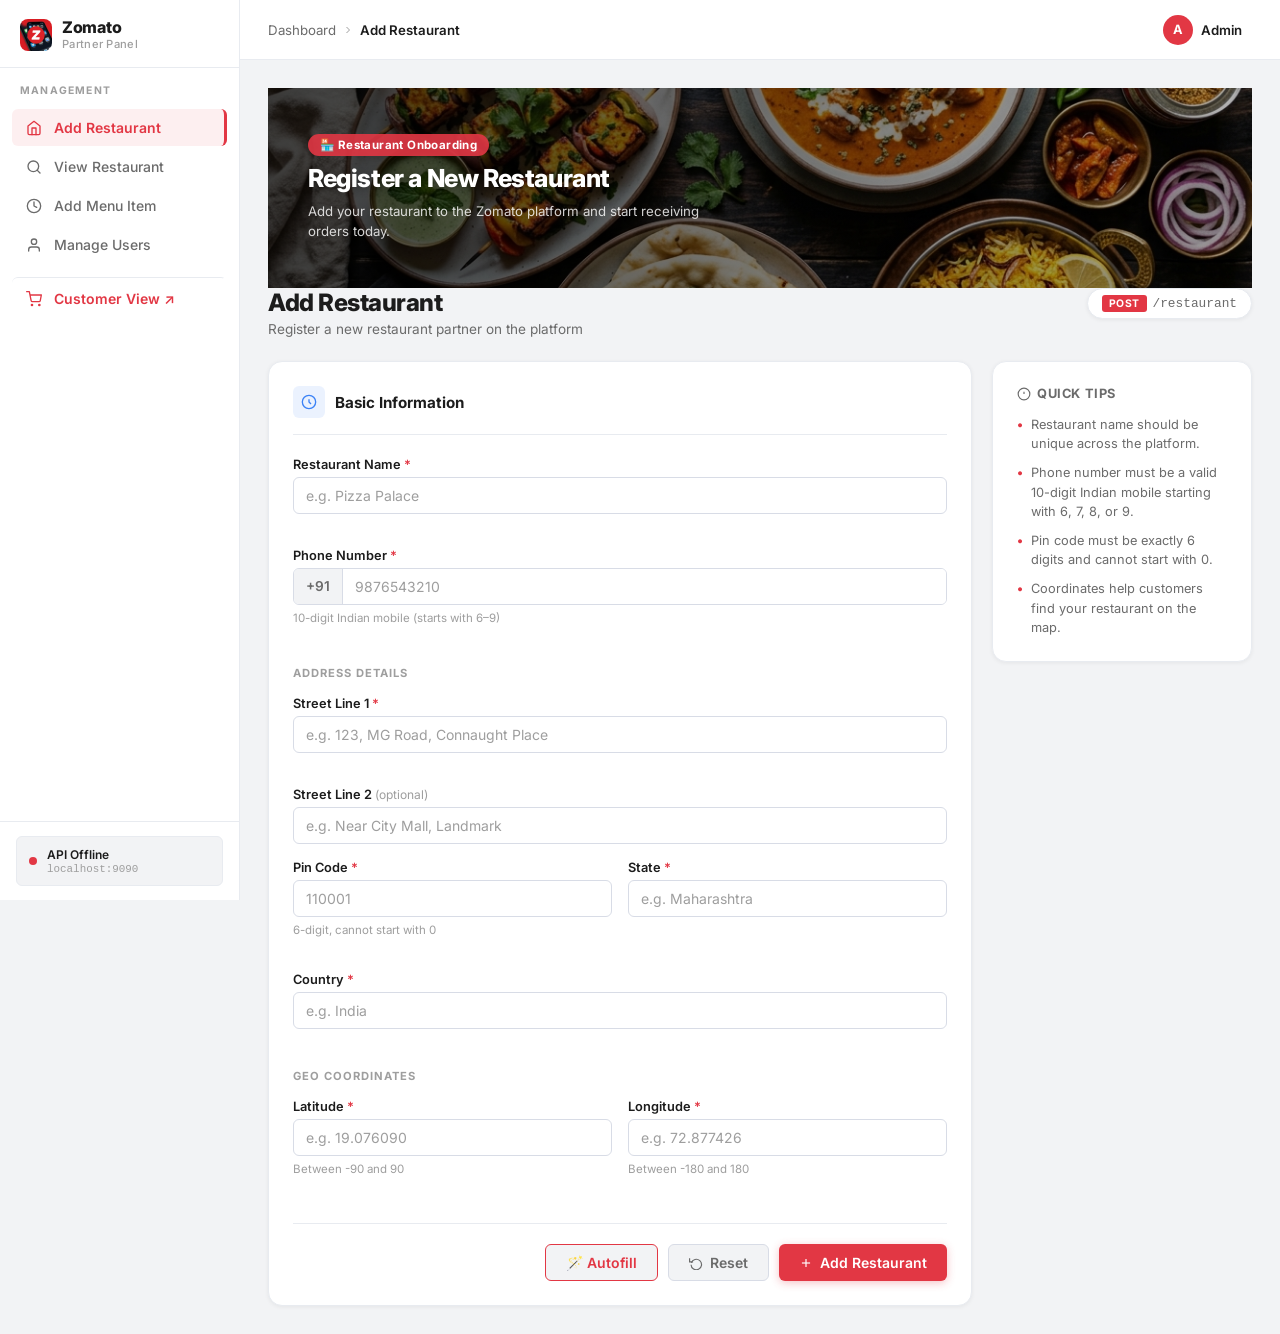
<file: frontend/index.html>
<!DOCTYPE html>
<html lang="en">
<head>
  <meta charset="UTF-8" />
  <meta name="viewport" content="width=device-width, initial-scale=1.0" />
  <title>Zomato Partner Panel</title>
  <meta name="description" content="Zomato Partner Admin Panel — Manage restaurants and menu items." />
  <link rel="preconnect" href="https://fonts.googleapis.com" />
  <link rel="preconnect" href="https://fonts.gstatic.com" crossorigin />
  <link href="https://fonts.googleapis.com/css2?family=Inter:wght@300;400;500;600;700;800&display=swap" rel="stylesheet" />
  <link rel="stylesheet" href="style.css" />
</head>
<body>

  <!-- SIDEBAR -->
  <aside class="sidebar" id="sidebar">
    <div class="sidebar-logo">
      <div class="logo-mark">
        <img src="logo.png" alt="Zomato Logo" class="logo-img" />
      </div>
      <div>
        <div class="logo-text">Zomato</div>
        <div class="logo-sub">Partner Panel</div>
      </div>
    </div>

    <div class="sidebar-section-label">Management</div>
    <nav class="sidebar-nav">
      <button class="nav-item active" id="nav-restaurant" onclick="showPage('restaurant')">
        <span class="nav-icon">
          <svg width="16" height="16" viewBox="0 0 24 24" fill="none" stroke="currentColor" stroke-width="2" stroke-linecap="round" stroke-linejoin="round"><path d="M3 9l9-7 9 7v11a2 2 0 0 1-2 2H5a2 2 0 0 1-2-2z"/><polyline points="9 22 9 12 15 12 15 22"/></svg>
        </span>
        <span>Add Restaurant</span>
      </button>
      <button class="nav-item" id="nav-viewrestaurant" onclick="showPage('viewrestaurant')">
        <span class="nav-icon">
          <svg width="16" height="16" viewBox="0 0 24 24" fill="none" stroke="currentColor" stroke-width="2" stroke-linecap="round" stroke-linejoin="round"><circle cx="11" cy="11" r="8"/><line x1="21" y1="21" x2="16.65" y2="16.65"/></svg>
        </span>
        <span>View Restaurant</span>
      </button>
      <button class="nav-item" id="nav-menuitem" onclick="showPage('menuitem')">
        <span class="nav-icon">
          <svg width="16" height="16" viewBox="0 0 24 24" fill="none" stroke="currentColor" stroke-width="2" stroke-linecap="round" stroke-linejoin="round"><path d="M12 2a10 10 0 1 0 0 20 10 10 0 0 0 0-20z"/><path d="M12 6v6l4 2"/></svg>
        </span>
        <span>Add Menu Item</span>
      </button>
      <button class="nav-item" id="nav-user" onclick="showPage('user')">
        <span class="nav-icon">
          <svg width="16" height="16" viewBox="0 0 24 24" fill="none" stroke="currentColor" stroke-width="2" stroke-linecap="round" stroke-linejoin="round"><path d="M20 21v-2a4 4 0 0 0-4-4H8a4 4 0 0 0-4 4v2"/><circle cx="12" cy="7" r="4"/></svg>
        </span>
        <span>Manage Users</span>
      </button>
      <a class="nav-item" href="consumer.html" style="text-decoration:none; margin-top:12px; border-top:1px solid var(--border); padding-top:12px; color:var(--brand); font-weight:600;">
        <span class="nav-icon">
          <svg width="16" height="16" viewBox="0 0 24 24" fill="none" stroke="currentColor" stroke-width="2" stroke-linecap="round" stroke-linejoin="round"><circle cx="9" cy="21" r="1"/><circle cx="20" cy="21" r="1"/><path d="M1 1h4l2.68 13.39a2 2 0 0 0 2 1.61h9.72a2 2 0 0 0 2-1.61L23 6H6"/></svg>
        </span>
        <span>Customer View ↗</span>
      </a>
    </nav>

    <div class="sidebar-footer">
      <div class="api-status-card" id="api-status">
        <span class="status-dot" id="status-dot"></span>
        <div class="status-info">
          <span class="status-label" id="api-status-text">Checking API…</span>
          <span class="status-url">localhost:9090</span>
        </div>
      </div>
    </div>
  </aside>

  <!-- MAIN -->
  <main class="main-content">

    <!-- TOPBAR -->
    <header class="topbar">
      <div class="topbar-left">
        <button class="menu-toggle" id="menu-toggle" onclick="toggleSidebar()" aria-label="Toggle sidebar">
          <svg width="20" height="20" viewBox="0 0 24 24" fill="none" stroke="currentColor" stroke-width="2"><line x1="3" y1="6" x2="21" y2="6"/><line x1="3" y1="12" x2="21" y2="12"/><line x1="3" y1="18" x2="21" y2="18"/></svg>
        </button>
        <div class="breadcrumb" id="breadcrumb">
          <span class="bc-home">Dashboard</span>
          <span class="bc-sep">
            <svg width="12" height="12" viewBox="0 0 24 24" fill="none" stroke="currentColor" stroke-width="2"><polyline points="9 18 15 12 9 6"/></svg>
          </span>
          <span id="bc-current">Add Restaurant</span>
        </div>
      </div>
      <div class="topbar-right">
        <div class="topbar-user">
          <div class="user-avatar">A</div>
          <span class="user-name">Admin</span>
        </div>
      </div>
    </header>

    <!-- PAGE: ADD RESTAURANT -->
    <section class="page active" id="page-restaurant">

      <!-- Food Banner Hero -->
      <div class="food-hero">
        <img src="food-banner.png" alt="Food" class="food-hero-img" />
        <div class="food-hero-overlay">
          <div class="food-hero-content">
            <span class="hero-badge">🏪 Restaurant Onboarding</span>
            <h2 class="hero-title">Register a New Restaurant</h2>
            <p class="hero-desc">Add your restaurant to the Zomato platform and start receiving orders today.</p>
          </div>
        </div>
      </div>

      <div class="page-header">
        <div class="page-title-row">
          <div>
            <h1 class="page-title">Add Restaurant</h1>
            <p class="page-subtitle">Register a new restaurant partner on the platform</p>
          </div>
          <div class="endpoint-badge">
            <span class="method-badge">POST</span>
            <code>/restaurant</code>
          </div>
        </div>
      </div>

      <div class="form-wrapper">
        <div class="form-layout">

          <!-- LEFT COLUMN -->
          <div class="form-main">
            <div class="card">
              <div class="card-header">
                <div class="card-icon card-icon--blue">
                  <svg width="16" height="16" viewBox="0 0 24 24" fill="none" stroke="currentColor" stroke-width="2"><circle cx="12" cy="12" r="10"/><path d="M12 8v4l3 3"/></svg>
                </div>
                <h2 class="card-title">Basic Information</h2>
              </div>
              <form id="form-restaurant" novalidate>
                <div class="form-grid">
                  <div class="form-group col-full">
                    <label for="r-name">Restaurant Name <span class="req">*</span></label>
                    <input type="text" id="r-name" placeholder="e.g. Pizza Palace" autocomplete="off" />
                    <span class="field-error" id="err-r-name"></span>
                  </div>
                  <div class="form-group col-full">
                    <label for="r-phone">Phone Number <span class="req">*</span></label>
                    <div class="input-with-prefix">
                      <span class="input-prefix">+91</span>
                      <input type="text" id="r-phone" placeholder="9876543210" maxlength="10" autocomplete="off" />
                    </div>
                    <span class="field-hint">10-digit Indian mobile (starts with 6–9)</span>
                    <span class="field-error" id="err-r-phone"></span>
                  </div>
                </div>

                <div class="section-divider">
                  <span>Address Details</span>
                </div>
                <div class="form-grid">
                  <div class="form-group col-full">
                    <label for="r-street1">Street Line 1 <span class="req">*</span></label>
                    <input type="text" id="r-street1" placeholder="e.g. 123, MG Road, Connaught Place" autocomplete="off" />
                    <span class="field-error" id="err-r-street1"></span>
                  </div>
                  <div class="form-group col-full">
                    <label for="r-street2">Street Line 2 <span class="optional">(optional)</span></label>
                    <input type="text" id="r-street2" placeholder="e.g. Near City Mall, Landmark" autocomplete="off" />
                  </div>
                  <div class="form-group">
                    <label for="r-pincode">Pin Code <span class="req">*</span></label>
                    <input type="text" id="r-pincode" placeholder="110001" maxlength="6" autocomplete="off" />
                    <span class="field-hint">6-digit, cannot start with 0</span>
                    <span class="field-error" id="err-r-pincode"></span>
                  </div>
                  <div class="form-group">
                    <label for="r-state">State <span class="req">*</span></label>
                    <input type="text" id="r-state" placeholder="e.g. Maharashtra" autocomplete="off" />
                    <span class="field-error" id="err-r-state"></span>
                  </div>
                  <div class="form-group col-full">
                    <label for="r-country">Country <span class="req">*</span></label>
                    <input type="text" id="r-country" placeholder="e.g. India" autocomplete="off" />
                    <span class="field-error" id="err-r-country"></span>
                  </div>
                </div>

                <div class="section-divider">
                  <span>Geo Coordinates</span>
                </div>
                <div class="form-grid">
                  <div class="form-group">
                    <label for="r-lat">Latitude <span class="req">*</span></label>
                    <input type="number" id="r-lat" placeholder="e.g. 19.076090" step="any" autocomplete="off" />
                    <span class="field-hint">Between -90 and 90</span>
                    <span class="field-error" id="err-r-lat"></span>
                  </div>
                  <div class="form-group">
                    <label for="r-lng">Longitude <span class="req">*</span></label>
                    <input type="number" id="r-lng" placeholder="e.g. 72.877426" step="any" autocomplete="off" />
                    <span class="field-hint">Between -180 and 180</span>
                    <span class="field-error" id="err-r-lng"></span>
                  </div>
                </div>

                <div class="form-actions">
                  <button type="button" class="btn-secondary" onclick="autofillData('restaurant')" style="color:var(--brand); border-color:var(--brand);">
                    🪄 Autofill
                  </button>
                  <button type="button" class="btn-secondary" onclick="resetForm('form-restaurant')">
                    <svg width="14" height="14" viewBox="0 0 24 24" fill="none" stroke="currentColor" stroke-width="2"><polyline points="1 4 1 10 7 10"/><path d="M3.51 15a9 9 0 1 0 .49-3.31"/></svg>
                    Reset
                  </button>
                  <button type="submit" class="btn-primary" id="btn-restaurant-submit">
                    <svg width="14" height="14" viewBox="0 0 24 24" fill="none" stroke="currentColor" stroke-width="2"><line x1="12" y1="5" x2="12" y2="19"/><line x1="5" y1="12" x2="19" y2="12"/></svg>
                    <span class="btn-label">Add Restaurant</span>
                    <span class="btn-spinner hidden" id="spinner-restaurant"></span>
                  </button>
                </div>
              </form>
            </div>
          </div>

          <!-- RIGHT SIDEBAR CARD -->
          <div class="form-aside">
            <div class="card tips-card">
              <h3 class="tips-title">
                <svg width="14" height="14" viewBox="0 0 24 24" fill="none" stroke="currentColor" stroke-width="2"><circle cx="12" cy="12" r="10"/><line x1="12" y1="8" x2="12" y2="12"/><line x1="12" y1="16" x2="12.01" y2="16"/></svg>
                Quick Tips
              </h3>
              <ul class="tips-list">
                <li>Restaurant name should be unique across the platform.</li>
                <li>Phone number must be a valid 10-digit Indian mobile starting with 6, 7, 8, or 9.</li>
                <li>Pin code must be exactly 6 digits and cannot start with 0.</li>
                <li>Coordinates help customers find your restaurant on the map.</li>
              </ul>
            </div>
          </div>

        </div>
      </div>
    </section>

    <!-- PAGE: VIEW RESTAURANT -->
    <section class="page" id="page-viewrestaurant">
      <!-- Food Banner Hero -->
      <div class="food-hero">
        <img src="food-banner.png" alt="Food" class="food-hero-img" />
        <div class="food-hero-overlay">
          <div class="food-hero-content">
            <span class="hero-badge">🔍 View Dashboard</span>
            <h2 class="hero-title">View Restaurant Details</h2>
            <p class="hero-desc">Search for a restaurant by ID to view its details and add menu items.</p>
          </div>
        </div>
      </div>

      <div class="page-header">
        <div class="page-title-row">
          <div>
            <h1 class="page-title">Restaurant Details</h1>
            <p class="page-subtitle">Fetch restaurant and menu data</p>
          </div>
          <div class="endpoint-badge">
            <span class="method-badge" style="background: var(--green);">GET</span>
            <code>/restaurant/{id}</code>
          </div>
        </div>
      </div>

      <div class="form-wrapper">
        <div class="form-layout">
          <!-- LEFT COLUMN -->
          <div class="form-main">
            
            <!-- Search Card (Unchanged) -->
            <div class="card" style="margin-bottom: 24px;">
              <div class="card-header" style="margin-bottom: 16px; padding-bottom: 0; border-bottom: none;">
                <h2 class="card-title">Search Restaurant</h2>
              </div>
              <form id="form-search-restaurant" novalidate style="display: flex; gap: 12px; align-items: flex-end;">
                <div class="form-group" style="flex: 1;">
                  <label for="search-r-id">Restaurant ID</label>
                  <input type="number" id="search-r-id" placeholder="e.g. 1" min="1" required autocomplete="off" />
                </div>
                <button type="submit" class="btn-primary" id="btn-search-restaurant">
                  <span class="btn-label">Search</span>
                  <span class="btn-spinner hidden" id="spinner-search"></span>
                </button>
              </form>
            </div>

            <!-- ALL RESTAURANTS TABLE CARD -->
            <div class="card" id="all-restaurants-card" style="margin-bottom: 24px;">
              <div class="card-header" style="display: flex; justify-content: space-between; align-items: center;">
                <div style="display: flex; align-items: center; gap: 10px;">
                  <div class="card-icon card-icon--red">
                    <svg width="16" height="16" viewBox="0 0 24 24" fill="none" stroke="currentColor" stroke-width="2"><line x1="8" y1="6" x2="21" y2="6"/><line x1="8" y1="12" x2="21" y2="12"/><line x1="8" y1="18" x2="21" y2="18"/><line x1="3" y1="6" x2="3.01" y2="6"/><line x1="3" y1="12" x2="3.01" y2="12"/><line x1="3" y1="18" x2="3.01" y2="18"/></svg>
                  </div>
                  <h2 class="card-title">All Restaurants</h2>
                </div>
                <button type="button" class="btn-secondary" onclick="fetchAllRestaurants()" style="padding: 6px 12px; font-size: 0.75rem;">
                  <svg width="12" height="12" viewBox="0 0 24 24" fill="none" stroke="currentColor" stroke-width="2"><polyline points="23 4 23 10 17 10"/><polyline points="1 20 1 14 7 14"/><path d="M3.51 9a9 9 0 0 1 14.85-3.36L23 10M1 14l4.64 4.36A9 9 0 0 0 20.49 15"/></svg>
                  Refresh
                </button>
              </div>
              
              <div style="overflow-x: auto;">
                <table style="width: 100%; border-collapse: collapse; text-align: left; font-size: 0.85rem;">
                  <thead>
                    <tr style="border-bottom: 2px solid var(--border); color: var(--text-dim); text-transform: uppercase; font-size: 0.7rem;">
                      <th style="padding: 12px 8px;">ID</th>
                      <th style="padding: 12px 8px;">Restaurant Name</th>
                      <th style="padding: 12px 8px;">Phone</th>
                      <th style="padding: 12px 8px;">City/State</th>
                      <th style="padding: 12px 8px; text-align: right;">Action</th>
                    </tr>
                  </thead>
                  <tbody id="restaurants-tbody">
                    <!-- Data injected here -->
                    <tr><td colspan="5" style="text-align: center; padding: 20px; color: var(--text-muted);">Click Refresh to load restaurants (Requires GET /restaurant in backend)</td></tr>
                  </tbody>
                </table>
              </div>
            </div>

            <!-- Details Card (Hidden initially) -->
            <div class="card hidden" id="restaurant-details-card" style="padding: 0; overflow: hidden; border: none; box-shadow: var(--shadow-lg);">
              <div id="zomato-restaurant-header" style="background: linear-gradient(rgba(0,0,0,0.1), rgba(0,0,0,0.7)), url('food-banner.png') center/cover; padding: 40px 24px 24px; color: #fff; position: relative;">
                <div style="display: flex; justify-content: space-between; align-items: flex-end;">
                  <div>
                    <h2 id="display-r-name" style="font-size: 2.2rem; font-weight: 800; margin-bottom: 8px; text-shadow: 0 2px 8px rgba(0,0,0,0.6); letter-spacing: -0.5px;">Restaurant Name</h2>
                    <p id="display-r-location" style="font-size: 0.95rem; opacity: 0.95; margin-bottom: 6px; display: flex; align-items: center; gap: 4px;">
                      <svg width="14" height="14" viewBox="0 0 24 24" fill="none" stroke="currentColor" stroke-width="2"><path d="M21 10c0 7-9 13-9 13s-9-6-9-13a9 9 0 0 1 18 0z"/><circle cx="12" cy="10" r="3"/></svg>
                      Location
                    </p>
                    <p id="display-r-phone" style="font-size: 0.85rem; opacity: 0.85;">Phone</p>
                  </div>
                  <div style="background: #24963F; color: #fff; padding: 8px 12px; border-radius: 8px; font-weight: 800; font-size: 1.15rem; display: flex; align-items: center; gap: 6px; box-shadow: 0 4px 12px rgba(0,0,0,0.3);">
                    4.3 <svg width="14" height="14" viewBox="0 0 24 24" fill="currentColor" stroke="none"><polygon points="12 2 15.09 8.26 22 9.27 17 14.14 18.18 21.02 12 17.77 5.82 21.02 7 14.14 2 9.27 8.91 8.26 12 2"/></svg>
                  </div>
                </div>
              </div>
              
              <div style="padding: 32px 24px; background: #fff;">
                <div style="display: flex; justify-content: space-between; align-items: center; margin-bottom: 24px; border-bottom: 1px solid var(--border); padding-bottom: 16px;">
                  <h3 style="font-size: 1.4rem; font-weight: 700; color: var(--text-primary); display: flex; align-items: center; gap: 8px;">
                    Order Online <span style="font-size: 0.85rem; font-weight: 500; color: var(--text-dim); background: var(--bg-base); padding: 2px 8px; border-radius: 12px;" id="display-m-count">0 items</span>
                  </h3>
                  <div style="font-size: 0.85rem; color: var(--text-muted); background: var(--bg-base); padding: 6px 12px; border-radius: 20px; display: flex; align-items: center; gap: 6px; font-weight: 500;">
                    <svg width="14" height="14" viewBox="0 0 24 24" fill="none" stroke="currentColor" stroke-width="2"><circle cx="12" cy="12" r="10"/><polyline points="12 6 12 12 16 14"/></svg>
                    30-40 min
                  </div>
                </div>

                <div id="display-m-list" style="display: flex; flex-direction: column; gap: 32px;">
                  <!-- Menu items injected here -->
                </div>

                <div style="margin-top: 40px; text-align: center; border-top: 1px dashed var(--border-input); padding-top: 32px;">
                  <button type="button" class="btn-primary" onclick="navigateToAddMenuItem()" style="border-radius: 24px; padding: 14px 40px; font-size: 1rem; font-weight: 700; box-shadow: 0 8px 20px rgba(226, 55, 68, 0.25); transition: transform 0.2s ease;">
                    + Add New Menu Item
                  </button>
                </div>
              </div>
            </div>

          </div>
          
          <!-- RIGHT SIDEBAR CARD -->
          <div class="form-aside">
            <div class="card tips-card">
              <h3 class="tips-title">
                <svg width="14" height="14" viewBox="0 0 24 24" fill="none" stroke="currentColor" stroke-width="2"><circle cx="12" cy="12" r="10"/><line x1="12" y1="8" x2="12" y2="12"/><line x1="12" y1="16" x2="12.01" y2="16"/></svg>
                Quick Tips
              </h3>
              <ul class="tips-list">
                <li>Search by the unique Restaurant ID generated by the backend.</li>
                <li>View existing menu items and variants for the restaurant.</li>
                <li>Quickly jump to add a new menu item for this specific restaurant.</li>
              </ul>
            </div>
          </div>
        </div>
      </div>
    </section>

    <!-- PAGE: ADD MENU ITEM -->
    <section class="page" id="page-menuitem">

      <!-- Food Banner Hero -->
      <div class="food-hero">
        <img src="food-banner.png" alt="Food" class="food-hero-img" />
        <div class="food-hero-overlay">
          <div class="food-hero-content">
            <span class="hero-badge">🍕 Menu Management</span>
            <h2 class="hero-title">Add a New Dish</h2>
            <p class="hero-desc">Create mouth-watering menu items with variants, prices, and inventory tracking.</p>
          </div>
        </div>
      </div>

      <div class="page-header">
        <div class="page-title-row">
          <div>
            <h1 class="page-title">Add Menu Item</h1>
            <p class="page-subtitle">Add a new dish or drink to an existing restaurant</p>
          </div>
          <div class="endpoint-badge">
            <span class="method-badge">POST</span>
            <code>/menuitem</code>
          </div>
        </div>
      </div>

      <div class="form-wrapper">
        <div class="form-layout">

          <!-- LEFT COLUMN -->
          <div class="form-main">
            <div class="card">
              <div class="card-header">
                <div class="card-icon card-icon--red">
                  <svg width="16" height="16" viewBox="0 0 24 24" fill="none" stroke="currentColor" stroke-width="2"><path d="M18 8h1a4 4 0 0 1 0 8h-1"/><path d="M2 8h16v9a4 4 0 0 1-4 4H6a4 4 0 0 1-4-4V8z"/><line x1="6" y1="1" x2="6" y2="4"/><line x1="10" y1="1" x2="10" y2="4"/><line x1="14" y1="1" x2="14" y2="4"/></svg>
                </div>
                <h2 class="card-title">Item Details</h2>
              </div>
              <form id="form-menuitem" novalidate>
                <div class="form-grid">
                  <div class="form-group">
                    <label for="m-name">Item Name <span class="req">*</span></label>
                    <input type="text" id="m-name" placeholder="e.g. Paneer Tikka" autocomplete="off" />
                    <span class="field-error" id="err-m-name"></span>
                  </div>
                  <div class="form-group">
                    <label for="m-label">Label <span class="req">*</span></label>
                    <input type="text" id="m-label" placeholder="e.g. Bestseller" autocomplete="off" />
                    <span class="field-hint">Letters and spaces only</span>
                    <span class="field-error" id="err-m-label"></span>
                  </div>
                  <div class="form-group col-full">
                    <label for="m-description">Description <span class="req">*</span></label>
                    <input type="text" id="m-description" placeholder="e.g. Spicy grilled cottage cheese with mint chutney" autocomplete="off" />
                    <span class="field-error" id="err-m-description"></span>
                  </div>
                  <div class="form-group">
                    <label>Item Type <span class="req">*</span></label>
                    <div class="type-toggle">
                      <button type="button" class="type-btn active" id="type-veg" onclick="selectType('VEG')">
                        <span class="veg-dot"></span> VEG
                      </button>
                      <button type="button" class="type-btn" id="type-nonveg" onclick="selectType('NONVEG')">
                        <span class="nonveg-dot"></span> NON-VEG
                      </button>
                    </div>
                    <input type="hidden" id="m-type" value="VEG" />
                  </div>
                  <div class="form-group">
                    <label for="m-restaurant-id">Restaurant ID <span class="req">*</span></label>
                    <input type="number" id="m-restaurant-id" placeholder="e.g. 1" min="1" autocomplete="off" />
                    <span class="field-hint">ID of the restaurant this item belongs to</span>
                    <span class="field-error" id="err-m-restaurant-id"></span>
                  </div>
                </div>

                <!-- VARIANTS SECTION -->
                <div class="section-divider">
                  <span>Item Variants</span>
                  <button type="button" class="btn-add-variant" id="btn-add-variant" onclick="addVariant()">
                    <svg width="12" height="12" viewBox="0 0 24 24" fill="none" stroke="currentColor" stroke-width="2.5"><line x1="12" y1="5" x2="12" y2="19"/><line x1="5" y1="12" x2="19" y2="12"/></svg>
                    Add Variant
                  </button>
                </div>
                <p class="variants-hint">At least 1 variant is required (e.g. Regular, Half, Full) — Name and Price (&gt; 0) are required.</p>
                <div id="variants-container"></div>

                <div class="form-actions">
                  <button type="button" class="btn-secondary" onclick="autofillData('menuitem')" style="color:var(--brand); border-color:var(--brand);">
                    🪄 Autofill
                  </button>
                  <button type="button" class="btn-secondary" onclick="resetMenuItemForm()">
                    <svg width="14" height="14" viewBox="0 0 24 24" fill="none" stroke="currentColor" stroke-width="2"><polyline points="1 4 1 10 7 10"/><path d="M3.51 15a9 9 0 1 0 .49-3.31"/></svg>
                    Reset
                  </button>
                  <button type="submit" class="btn-primary" id="btn-menuitem-submit">
                    <svg width="14" height="14" viewBox="0 0 24 24" fill="none" stroke="currentColor" stroke-width="2"><line x1="12" y1="5" x2="12" y2="19"/><line x1="5" y1="12" x2="19" y2="12"/></svg>
                    <span class="btn-label">Add Menu Item</span>
                    <span class="btn-spinner hidden" id="spinner-menuitem"></span>
                  </button>
                </div>
              </form>
            </div>
          </div>

          <!-- RIGHT SIDEBAR CARD -->
          <div class="form-aside">
            <div class="card tips-card">
              <h3 class="tips-title">
                <svg width="14" height="14" viewBox="0 0 24 24" fill="none" stroke="currentColor" stroke-width="2"><circle cx="12" cy="12" r="10"/><line x1="12" y1="8" x2="12" y2="12"/><line x1="12" y1="16" x2="12.01" y2="16"/></svg>
                Quick Tips
              </h3>
              <ul class="tips-list">
                <li>Item name must be unique within the same restaurant.</li>
                <li>Label examples: <em>Bestseller</em>, <em>Must Try</em>, <em>New</em>.</li>
                <li>Select VEG or NON-VEG carefully — this affects how the item is shown to customers.</li>
                <li>Variants let you add sizes (Small, Medium, Large) with different prices.</li>
                <li>Enable "Manage Inventory" on a variant to track stock count.</li>
              </ul>
            </div>
          </div>

        </div>
      </div>
    </section>

    <!-- PAGE: MANAGE USERS -->
    <section class="page" id="page-user">
      <div class="page-header" style="margin-top: 24px;">
        <h2 class="page-title">Manage Users</h2>
        <p class="page-desc">Add and remove users on the Zomato platform.</p>
      </div>

      <!-- Add User Form -->
      <div class="card">
        <div style="display:flex; justify-content:space-between; align-items:center; margin-bottom:16px;">
          <h3 style="margin:0; font-size:1.1rem;">&#10133; Add New User</h3>
          <button type="button" onclick="autofillData('user')" style="font-size:0.75rem; color:var(--brand); background:var(--bg-base); border:1px solid var(--brand); border-radius:8px; padding:4px 12px; cursor:pointer; font-weight:600;">🪄 Autofill</button>
        </div>
        <form id="form-user" onsubmit="event.preventDefault(); validateUser();">
          <div class="form-grid">
            <div class="form-group">
              <label class="form-label" for="u-name">User Name <span class="required">*</span></label>
              <input type="text" id="u-name" class="form-input" placeholder="e.g. John Doe" />
              <div class="error-msg" id="err-u-name"></div>
            </div>
            <div class="form-group">
              <label class="form-label" for="u-email">User Email <span class="required">*</span></label>
              <input type="email" id="u-email" class="form-input" placeholder="e.g. john@example.com" />
              <div class="error-msg" id="err-u-email"></div>
            </div>
            <div class="form-group">
              <label class="form-label" for="u-phone">Phone Number <span class="required">*</span></label>
              <input type="text" id="u-phone" class="form-input" placeholder="e.g. 9876543210" />
              <div class="error-msg" id="err-u-phone"></div>
            </div>
          </div>
          <button type="submit" id="btn-user-submit" class="btn-primary" style="margin-top: 16px;">
            <span class="btn-label">Create User</span>
            <span class="btn-spinner hidden" id="spinner-user"></span>
          </button>
        </form>
      </div>

      <!-- Session User List -->
      <div class="card" style="margin-top: 24px;">
        <div style="display:flex; justify-content:space-between; align-items:center; margin-bottom:16px;">
          <h3 style="margin:0; font-size:1.1rem;">&#128101; All Users</h3>
          <button onclick="fetchAllUsers()" style="font-size:0.75rem; color:var(--brand); background:var(--bg-base); border:1px solid var(--border); border-radius:8px; padding:4px 12px; cursor:pointer; font-weight:600;">&#8635; Refresh</button>
        </div>
        <div id="session-users-list">
          <div id="session-users-empty" style="text-align:center; padding:32px; color:var(--text-muted); font-size:0.9rem;">
            <svg width="40" height="40" viewBox="0 0 24 24" fill="none" stroke="currentColor" stroke-width="1.5" style="margin-bottom:8px; opacity:0.4; display:block; margin-left:auto; margin-right:auto;"><path d="M17 21v-2a4 4 0 0 0-4-4H5a4 4 0 0 0-4 4v2"/><circle cx="9" cy="7" r="4"/><path d="M23 21v-2a4 4 0 0 0-3-3.87"/><path d="M16 3.13a4 4 0 0 1 0 7.75"/></svg>
            No users added in this session yet. Create one above.
          </div>
          <table id="session-users-table" style="display:none; width:100%; border-collapse:collapse; font-size:0.85rem;">
            <thead>
              <tr style="background:var(--bg-base); border-bottom:2px solid var(--border);">
                <th style="padding:10px 14px; text-align:left; font-weight:700; color:var(--text-muted);">ID</th>
                <th style="padding:10px 14px; text-align:left; font-weight:700; color:var(--text-muted);">Name</th>
                <th style="padding:10px 14px; text-align:left; font-weight:700; color:var(--text-muted);">Email</th>
                <th style="padding:10px 14px; text-align:left; font-weight:700; color:var(--text-muted);">Phone</th>
                <th style="padding:10px 14px; text-align:left; font-weight:700; color:var(--text-muted);">Action</th>
              </tr>
            </thead>
            <tbody id="session-users-tbody"></tbody>
          </table>
        </div>
      </div>

      <!-- Delete User by ID -->
      <div class="card" style="margin-top: 24px; border-left: 4px solid var(--red);">
        <h3 style="margin-top:0; font-size:1.1rem; margin-bottom:6px; color:var(--red);">&#128465;&#65039; Delete User by ID</h3>
        <p style="font-size:0.85rem; color:var(--text-muted); margin:0 0 16px 0;">
          Enter any User ID to delete them permanently from the database.
        </p>
        <div style="display:flex; gap:12px; align-items:flex-end; flex-wrap:wrap;">
          <div class="form-group" style="margin:0; flex:1; min-width:160px;">
            <label class="form-label" for="u-delete-id">User ID <span class="required">*</span></label>
            <input type="number" id="u-delete-id" class="form-input" placeholder="e.g. 3" min="1" />
            <div class="error-msg" id="err-u-delete-id"></div>
          </div>
          <button type="button" id="btn-delete-user" onclick="deleteUserApi()" style="background:var(--red); color:#fff; border:none; border-radius:10px; padding:11px 22px; font-weight:700; font-size:0.85rem; cursor:pointer; white-space:nowrap; display:flex; align-items:center; gap:8px;">
            <span id="label-delete-user">Delete User</span>
            <span class="btn-spinner hidden" id="spinner-delete-user"></span>
          </button>
        </div>
      </div>
    </section>

  </main>

  <!-- TOAST NOTIFICATION -->
  <div class="toast-container" id="toast-container"></div>

  <!-- EDIT MENU ITEM MODAL -->
  <div id="edit-modal-overlay" style="display:none; position:fixed; inset:0; background:rgba(0,0,0,0.5); z-index:1000; align-items:center; justify-content:center;">
    <div style="background:var(--bg-card); border-radius:16px; padding:32px; width:100%; max-width:480px; margin:16px; box-shadow:0 24px 60px rgba(0,0,0,0.3); animation: slideUp 0.3s ease;">
      <div style="display:flex; justify-content:space-between; align-items:center; margin-bottom:24px;">
        <h2 style="font-size:1.2rem; font-weight:700; color:var(--text-base); margin:0;">✏️ Edit Menu Item</h2>
        <button onclick="closeEditModal()" style="background:none; border:none; font-size:1.4rem; cursor:pointer; color:var(--text-muted); line-height:1;">&times;</button>
      </div>

      <input type="hidden" id="edit-menu-item-id" />
      <input type="hidden" id="edit-restaurant-id" />

      <div class="form-group" style="margin-bottom:14px;">
        <label for="edit-m-name">Item Name</label>
        <input type="text" id="edit-m-name" placeholder="e.g. Butter Chicken" autocomplete="off" />
        <span class="field-error" id="err-edit-m-name"></span>
      </div>
      <div class="form-group" style="margin-bottom:14px;">
        <label for="edit-m-description">Description</label>
        <input type="text" id="edit-m-description" placeholder="Short description..." autocomplete="off" />
        <span class="field-error" id="err-edit-m-description"></span>
      </div>
      <div style="display:grid; grid-template-columns:1fr 1fr; gap:14px; margin-bottom:14px;">
        <div class="form-group">
          <label for="edit-m-type">Type</label>
          <select id="edit-m-type">
            <option value="VEG">🟢 VEG</option>
            <option value="NONVEG">🔴 NON-VEG</option>
          </select>
        </div>
        <div class="form-group">
          <label for="edit-m-label">Label</label>
          <input type="text" id="edit-m-label" placeholder="e.g. Bestseller" autocomplete="off" />
          <span class="field-error" id="err-edit-m-label"></span>
        </div>
      </div>

      <div style="display:flex; gap:12px; margin-top:24px;">
        <button type="button" class="btn-secondary" onclick="closeEditModal()" style="flex:1;">Cancel</button>
        <button type="button" id="btn-edit-submit" onclick="submitEditMenuItem()" class="btn-primary" style="flex:2;">
          <span class="btn-label">Save Changes</span>
          <span class="btn-spinner hidden" id="spinner-edit"></span>
        </button>
      </div>
    </div>
  </div>

  <!-- EDIT MENU ITEM VARIANT MODAL -->
  <div id="edit-variant-modal-overlay" style="display:none; position:fixed; inset:0; background:rgba(0,0,0,0.5); z-index:1000; align-items:center; justify-content:center;">
    <div style="background:var(--bg-card); border-radius:16px; padding:32px; width:100%; max-width:480px; margin:16px; box-shadow:0 24px 60px rgba(0,0,0,0.3); animation: slideUp 0.3s ease;">
      <div style="display:flex; justify-content:space-between; align-items:center; margin-bottom:24px;">
        <h2 id="edit-variant-modal-title" style="font-size:1.2rem; font-weight:700; color:var(--text-base); margin:0;">🏷️ Edit Variant</h2>
        <button onclick="closeEditVariantModal()" style="background:none; border:none; font-size:1.4rem; cursor:pointer; color:var(--text-muted); line-height:1;">&times;</button>
      </div>

      <input type="hidden" id="edit-variant-id" />
      <input type="hidden" id="edit-variant-menu-item-id" />
      <input type="hidden" id="edit-variant-restaurant-id" />

      <div class="form-group" style="margin-bottom:14px;">
        <label for="edit-v-name">Variant Name</label>
        <input type="text" id="edit-v-name" placeholder="e.g. Large / Half Plate" autocomplete="off" />
        <span class="field-error" id="err-edit-v-name"></span>
      </div>
      <div style="display:grid; grid-template-columns:1fr 1fr; gap:14px; margin-bottom:14px;">
        <div class="form-group">
          <label for="edit-v-price">Price (₹)</label>
          <input type="number" id="edit-v-price" step="0.01" placeholder="250.00" />
          <span class="field-error" id="err-edit-v-price"></span>
        </div>
        <div class="form-group">
          <label for="edit-v-available">Availability</label>
          <select id="edit-v-available">
            <option value="true">Available</option>
            <option value="false">Unavailable</option>
          </select>
        </div>
      </div>
      <div style="display:grid; grid-template-columns:1fr 1fr; gap:14px; margin-bottom:14px;">
        <div class="form-group">
          <label for="edit-v-managed">Inventory Managed</label>
          <select id="edit-v-managed" onchange="toggleEditVariantInventory()">
            <option value="true">Yes</option>
            <option value="false">No</option>
          </select>
        </div>
        <div class="form-group">
          <label for="edit-v-count">Stock Count</label>
          <input type="number" id="edit-v-count" placeholder="50" min="0" />
          <span class="field-error" id="err-edit-v-count"></span>
        </div>
      </div>

      <div style="display:flex; gap:12px; margin-top:24px;">
        <button type="button" class="btn-secondary" onclick="closeEditVariantModal()" style="flex:1;">Cancel</button>
        <button type="button" id="btn-edit-variant-submit" onclick="submitEditVariant()" class="btn-primary" style="flex:2;">
          <span class="btn-label" id="edit-variant-submit-label">Save Variant</span>
          <span class="btn-spinner hidden" id="spinner-edit-variant"></span>
        </button>
      </div>
    </div>
  </div>
  <!-- EDIT RESTAURANT MODAL -->
  <div id="edit-restaurant-modal" style="display:none; position:fixed; inset:0; background:rgba(0,0,0,0.5); z-index:1000; align-items:center; justify-content:center;">
    <div style="background:var(--bg-card); border-radius:16px; padding:32px; width:100%; max-width:480px; margin:16px; box-shadow:0 24px 60px rgba(0,0,0,0.3); animation: slideUp 0.3s ease; max-height:90vh; overflow-y:auto;">
      <div style="display:flex; justify-content:space-between; align-items:center; margin-bottom:24px;">
        <h2 style="font-size:1.2rem; font-weight:700; color:var(--text-base); margin:0;">🏪 Edit Restaurant</h2>
        <button onclick="closeEditRestaurantModal()" style="background:none; border:none; font-size:1.4rem; cursor:pointer; color:var(--text-muted); line-height:1;">&times;</button>
      </div>
      <div class="form-grid">
        <div class="form-group"><label>Restaurant Name</label><input type="text" id="er-name" /></div>
        <div class="form-group"><label>Phone Number</label><input type="text" id="er-phone" /></div>
        <div class="form-group"><label>Street Line 1</label><input type="text" id="er-street1" /></div>
        <div class="form-group"><label>Street Line 2</label><input type="text" id="er-street2" /></div>
        <div style="display:grid; grid-template-columns:1fr 1fr; gap:14px;">
          <div class="form-group"><label>Pincode</label><input type="text" id="er-pin" /></div>
          <div class="form-group"><label>State</label><input type="text" id="er-state" /></div>
        </div>
        <div class="form-group"><label>Country</label><input type="text" id="er-country" /></div>
        <div style="display:grid; grid-template-columns:1fr 1fr; gap:14px;">
          <div class="form-group"><label>Latitude</label><input type="number" id="er-lat" step="0.000001" /></div>
          <div class="form-group"><label>Longitude</label><input type="number" id="er-lng" step="0.000001" /></div>
        </div>
      </div>
      <div style="display:flex; gap:12px; margin-top:24px;">
        <button type="button" class="btn-secondary" onclick="closeEditRestaurantModal()" style="flex:1;">Cancel</button>
        <button type="button" onclick="submitEditRestaurant()" class="btn-primary" style="flex:2;">Save Changes</button>
      </div>
    </div>
  </div>

  <!-- EDIT USER MODAL -->
  <div id="edit-user-modal" style="display:none; position:fixed; inset:0; background:rgba(0,0,0,0.5); z-index:1000; align-items:center; justify-content:center;">
    <div style="background:var(--bg-card); border-radius:16px; padding:32px; width:100%; max-width:400px; margin:16px; box-shadow:0 24px 60px rgba(0,0,0,0.3); animation: slideUp 0.3s ease;">
      <div style="display:flex; justify-content:space-between; align-items:center; margin-bottom:24px;">
        <h2 style="font-size:1.2rem; font-weight:700; color:var(--text-base); margin:0;">👤 Edit User</h2>
        <button onclick="closeEditUserModal()" style="background:none; border:none; font-size:1.4rem; cursor:pointer; color:var(--text-muted); line-height:1;">&times;</button>
      </div>
      <div class="form-grid">
        <div class="form-group"><label>Name</label><input type="text" id="eu-name" /></div>
        <div class="form-group"><label>Email</label><input type="email" id="eu-email" /></div>
        <div class="form-group"><label>Phone</label><input type="text" id="eu-phone" /></div>
      </div>
      <div style="display:flex; gap:12px; margin-top:24px;">
        <button type="button" class="btn-secondary" onclick="closeEditUserModal()" style="flex:1;">Cancel</button>
        <button type="button" onclick="submitEditUser()" class="btn-primary" style="flex:2;">Save Changes</button>
      </div>
    </div>
  </div>

  <!-- ── ADD ADDRESS MODAL ── -->
  <div id="add-address-modal" style="display:none; position:fixed; inset:0; background:rgba(0,0,0,0.55); z-index:1000; align-items:center; justify-content:center; padding:16px;">
    <div style="background:var(--bg-card); border-radius:20px; padding:32px; width:100%; max-width:520px; box-shadow:0 24px 60px rgba(0,0,0,0.3); animation: slideUp 0.3s ease; max-height:90vh; overflow-y:auto;">
      <div style="display:flex; justify-content:space-between; align-items:center; margin-bottom:24px;">
        <h2 id="add-address-modal-title" style="font-size:1.2rem; font-weight:700; color:var(--text-base); margin:0;">📍 Add Address</h2>
        <button onclick="closeAddAddressModal()" style="background:none; border:none; font-size:1.4rem; cursor:pointer; color:var(--text-muted); line-height:1;">&times;</button>
      </div>
      <form id="form-add-address" onsubmit="event.preventDefault(); submitAddAddress();">
        <div class="form-grid">
          <div class="form-group">
            <label>Street Line 1 <span style="color:var(--red)">*</span></label>
            <input type="text" id="aa-street1" placeholder="e.g. 12 MG Road" />
            <span class="form-error" id="err-aa-street1"></span>
          </div>
          <div class="form-group">
            <label>Street Line 2 <span style="color:var(--text-dim); font-weight:400;">(optional)</span></label>
            <input type="text" id="aa-street2" placeholder="e.g. Near City Mall" />
          </div>
          <div class="form-group">
            <label>Pin Code <span style="color:var(--red)">*</span></label>
            <input type="text" id="aa-pin" placeholder="e.g. 110001" maxlength="6" />
            <span class="form-error" id="err-aa-pin"></span>
          </div>
          <div class="form-group">
            <label>State <span style="color:var(--red)">*</span></label>
            <input type="text" id="aa-state" placeholder="e.g. Delhi" />
            <span class="form-error" id="err-aa-state"></span>
          </div>
          <div class="form-group">
            <label>Country <span style="color:var(--red)">*</span></label>
            <input type="text" id="aa-country" placeholder="e.g. India" value="India" />
            <span class="form-error" id="err-aa-country"></span>
          </div>
          <div class="form-group">
            <label>Latitude <span style="color:var(--red)">*</span></label>
            <input type="number" id="aa-lat" placeholder="e.g. 28.6139" step="any" />
            <span class="form-error" id="err-aa-lat"></span>
          </div>
          <div class="form-group">
            <label>Longitude <span style="color:var(--red)">*</span></label>
            <input type="number" id="aa-lng" placeholder="e.g. 77.2090" step="any" />
            <span class="form-error" id="err-aa-lng"></span>
          </div>
          <div class="form-group">
            <label>Address Type <span style="color:var(--red)">*</span></label>
            <input type="text" id="aa-type" placeholder="e.g. Home, Office, Other" />
            <span class="form-error" id="err-aa-type"></span>
          </div>
          <div class="form-group">
            <label>Set as Default? <span style="color:var(--red)">*</span></label>
            <select id="aa-default" style="width:100%; padding:10px 14px; border:1px solid var(--border-input); border-radius:10px; font-size:0.95rem; background:var(--bg-base); color:var(--text-base);">
              <option value="true">Yes — Set as default</option>
              <option value="false">No — Additional address</option>
            </select>
          </div>
        </div>
        <div style="display:flex; gap:12px; margin-top:24px;">
          <button type="button" class="btn-secondary" onclick="closeAddAddressModal()" style="flex:1;">Cancel</button>
          <button type="submit" id="btn-add-address-submit" class="btn-primary" style="flex:2;">Save Address</button>
        </div>
      </form>
    </div>
  </div>

  <script src="app_v2.js"></script>
</body>
</html>
</file>
<file: frontend/style.css>
/* ==============================
   RESET & VARIABLES
   ============================== */
*, *::before, *::after { box-sizing: border-box; margin: 0; padding: 0; }

/* ==============================
   LOGO IMAGE
   ============================== */
.logo-img {
  width: 32px;
  height: 32px;
  border-radius: 8px;
  object-fit: cover;
  display: block;
}

/* ==============================
   FOOD HERO BANNER
   ============================== */
.food-hero {
  position: relative;
  width: 100%;
  height: 200px;
  overflow: hidden;
  border-radius: 0 0 0 0;
}

.food-hero-img {
  width: 100%;
  height: 100%;
  object-fit: cover;
  object-position: center 60%;
  display: block;
  filter: brightness(0.75);
}

.food-hero-overlay {
  position: absolute;
  inset: 0;
  background: linear-gradient(
    90deg,
    rgba(0,0,0,0.65) 0%,
    rgba(0,0,0,0.3) 60%,
    rgba(0,0,0,0.05) 100%
  );
  display: flex;
  align-items: center;
  padding: 0 40px;
}

.food-hero-content {
  display: flex;
  flex-direction: column;
  gap: 8px;
  animation: fadeUp 0.4s ease;
}

.hero-badge {
  display: inline-flex;
  align-items: center;
  gap: 6px;
  background: rgba(226, 55, 68, 0.9);
  color: #fff;
  font-size: 0.72rem;
  font-weight: 700;
  letter-spacing: 0.4px;
  padding: 4px 12px;
  border-radius: 20px;
  width: fit-content;
}

.hero-title {
  font-size: 1.55rem;
  font-weight: 800;
  color: #ffffff;
  letter-spacing: -0.4px;
  line-height: 1.2;
  text-shadow: 0 2px 8px rgba(0,0,0,0.3);
}

.hero-desc {
  font-size: 0.83rem;
  color: rgba(255,255,255,0.82);
  max-width: 420px;
  line-height: 1.5;
}



:root {
  --brand:        #E23744;
  --brand-dark:   #CB202D;
  --brand-light:  rgba(226, 55, 68, 0.08);
  --brand-glow:   rgba(226, 55, 68, 0.18);

  --bg-base:      #F2F3F5;
  --bg-card:      #FFFFFF;
  --bg-sidebar:   #FFFFFF;
  --bg-input:     #FFFFFF;
  --bg-hover:     #F8F9FA;

  --border:       #E8EBF0;
  --border-input: #D8DCE6;
  --border-focus: rgba(226, 55, 68, 0.45);

  --text-primary: #1C1C1C;
  --text-muted:   #6B6B6B;
  --text-dim:     #9E9E9E;

  --green:        #1E8449;
  --green-bg:     rgba(30, 132, 73, 0.08);
  --red:          #E23744;
  --red-bg:       rgba(226, 55, 68, 0.08);
  --amber:        #E67E22;

  --radius-xs:    4px;
  --radius-sm:    6px;
  --radius-md:    10px;
  --radius-lg:    14px;
  --radius-xl:    20px;

  --sidebar-w:    240px;
  --topbar-h:     60px;
  --transition:   0.18s ease;

  --shadow-sm:    0 1px 4px rgba(0,0,0,0.06);
  --shadow-md:    0 4px 16px rgba(0,0,0,0.07);
  --shadow-lg:    0 8px 32px rgba(0,0,0,0.10);
}

/* ==============================
   BASE
   ============================== */
html { font-size: 16px; scroll-behavior: smooth; }

body {
  font-family: 'Inter', system-ui, -apple-system, sans-serif;
  background: var(--bg-base);
  color: var(--text-primary);
  display: flex;
  min-height: 100vh;
  overflow-x: hidden;
}

/* ==============================
   SIDEBAR
   ============================== */
.sidebar {
  width: var(--sidebar-w);
  background: var(--bg-sidebar);
  border-right: 1px solid var(--border);
  display: flex;
  flex-direction: column;
  position: fixed;
  top: 0; left: 0;
  height: 100vh;
  z-index: 100;
  transition: transform var(--transition);
}

.sidebar-logo {
  display: flex;
  align-items: center;
  gap: 10px;
  padding: 18px 20px 16px;
  border-bottom: 1px solid var(--border);
}

.logo-mark { flex-shrink: 0; display: flex; }

.logo-text {
  font-size: 1rem;
  font-weight: 800;
  color: var(--text-primary);
  letter-spacing: -0.3px;
  line-height: 1.2;
}

.logo-sub {
  font-size: 0.7rem;
  color: var(--text-dim);
  font-weight: 500;
  letter-spacing: 0.3px;
}

.sidebar-section-label {
  font-size: 0.65rem;
  font-weight: 700;
  text-transform: uppercase;
  letter-spacing: 1.2px;
  color: var(--text-dim);
  padding: 16px 20px 8px;
}

.sidebar-nav {
  flex: 1;
  padding: 4px 12px;
  display: flex;
  flex-direction: column;
  gap: 2px;
}

.nav-item {
  display: flex;
  align-items: center;
  gap: 10px;
  padding: 10px 12px;
  border-radius: var(--radius-sm);
  border: none;
  border-right: 3px solid transparent;
  background: transparent;
  color: var(--text-muted);
  font-family: inherit;
  font-size: 0.875rem;
  font-weight: 500;
  cursor: pointer;
  transition: all var(--transition);
  text-align: left;
  width: 100%;
}

.nav-item:hover {
  background: var(--bg-hover);
  color: var(--text-primary);
}

.nav-item.active {
  background: var(--brand-light);
  color: var(--brand);
  border-right-color: var(--brand);
  font-weight: 600;
}

.nav-icon {
  display: flex;
  align-items: center;
  justify-content: center;
  width: 20px;
  flex-shrink: 0;
}

/* Sidebar Footer */
.sidebar-footer {
  padding: 14px 16px;
  border-top: 1px solid var(--border);
}

.api-status-card {
  display: flex;
  align-items: center;
  gap: 10px;
  background: var(--bg-base);
  border: 1px solid var(--border);
  border-radius: var(--radius-sm);
  padding: 10px 12px;
}

.status-dot {
  width: 8px; height: 8px;
  border-radius: 50%;
  background: var(--text-dim);
  flex-shrink: 0;
  transition: all 0.4s;
}

.status-dot.online  { background: var(--green); box-shadow: 0 0 6px rgba(30,132,73,0.5); }
.status-dot.offline { background: var(--red); }

.status-info { display: flex; flex-direction: column; gap: 1px; }

.status-label {
  font-size: 0.75rem;
  font-weight: 600;
  color: var(--text-primary);
}

.status-url {
  font-size: 0.68rem;
  color: var(--text-dim);
  font-family: 'Courier New', monospace;
}

/* ==============================
   MAIN CONTENT
   ============================== */
.main-content {
  margin-left: var(--sidebar-w);
  flex: 1;
  display: flex;
  flex-direction: column;
  min-height: 100vh;
}

/* ==============================
   TOPBAR
   ============================== */
.topbar {
  height: var(--topbar-h);
  display: flex;
  align-items: center;
  justify-content: space-between;
  padding: 0 28px;
  background: var(--bg-card);
  border-bottom: 1px solid var(--border);
  position: sticky;
  top: 0;
  z-index: 50;
}

.topbar-left { display: flex; align-items: center; gap: 14px; }

.menu-toggle {
  display: none;
  background: none;
  border: none;
  color: var(--text-muted);
  cursor: pointer;
  padding: 6px;
  border-radius: var(--radius-sm);
  transition: background var(--transition);
  align-items: center;
}
.menu-toggle:hover { background: var(--bg-hover); }

.breadcrumb {
  display: flex;
  align-items: center;
  gap: 6px;
  font-size: 0.83rem;
}

.bc-home { color: var(--text-muted); }
.bc-sep { color: var(--text-dim); display: flex; align-items: center; }
#bc-current { color: var(--text-primary); font-weight: 600; }

.topbar-user {
  display: flex;
  align-items: center;
  gap: 8px;
  cursor: pointer;
  padding: 6px 10px;
  border-radius: var(--radius-sm);
  transition: background var(--transition);
}
.topbar-user:hover { background: var(--bg-hover); }

.user-avatar {
  width: 30px; height: 30px;
  border-radius: 50%;
  background: var(--brand);
  color: #fff;
  font-size: 0.8rem;
  font-weight: 700;
  display: flex;
  align-items: center;
  justify-content: center;
}

.user-name { font-size: 0.83rem; font-weight: 600; color: var(--text-primary); }

/* ==============================
   PAGES
   ============================== */
.page {
  display: none;
  padding: 28px;
  animation: fadeUp 0.22s ease;
}
.page.active { display: block; }

@keyframes fadeUp {
  from { opacity: 0; transform: translateY(10px); }
  to   { opacity: 1; transform: translateY(0); }
}

/* Page Header */
.page-header { margin-bottom: 24px; }

.page-title-row {
  display: flex;
  align-items: flex-start;
  justify-content: space-between;
  gap: 16px;
}

.page-title {
  font-size: 1.5rem;
  font-weight: 800;
  color: var(--text-primary);
  letter-spacing: -0.5px;
  margin-bottom: 4px;
}

.page-subtitle {
  font-size: 0.85rem;
  color: var(--text-muted);
}

.endpoint-badge {
  display: flex;
  align-items: center;
  gap: 6px;
  background: var(--bg-card);
  border: 1px solid var(--border);
  border-radius: var(--radius-xl);
  padding: 6px 14px;
  font-size: 0.8rem;
  font-family: 'Courier New', monospace;
  color: var(--text-muted);
  white-space: nowrap;
  box-shadow: var(--shadow-sm);
}

.method-badge {
  background: var(--brand);
  color: #fff;
  font-size: 0.65rem;
  font-weight: 700;
  font-family: 'Inter', sans-serif;
  letter-spacing: 0.5px;
  padding: 2px 7px;
  border-radius: 3px;
}

/* ==============================
   FORM LAYOUT (2-column)
   ============================== */
.form-wrapper { width: 100%; }

.form-layout {
  display: grid;
  grid-template-columns: 1fr 260px;
  gap: 20px;
  align-items: start;
}

.form-aside { display: flex; flex-direction: column; gap: 16px; }

/* ==============================
   CARD
   ============================== */
.card {
  background: var(--bg-card);
  border: 1px solid var(--border);
  border-radius: var(--radius-lg);
  box-shadow: var(--shadow-sm);
  padding: 24px;
}

.card-header {
  display: flex;
  align-items: center;
  gap: 10px;
  margin-bottom: 22px;
  padding-bottom: 16px;
  border-bottom: 1px solid var(--border);
}

.card-icon {
  width: 32px; height: 32px;
  border-radius: var(--radius-sm);
  display: flex;
  align-items: center;
  justify-content: center;
  flex-shrink: 0;
}

.card-icon--blue { background: rgba(59,130,246,0.1); color: #3B82F6; }
.card-icon--red  { background: var(--red-bg); color: var(--brand); }

.card-title {
  font-size: 0.95rem;
  font-weight: 700;
  color: var(--text-primary);
}

/* Tips Card */
.tips-card { position: sticky; top: calc(var(--topbar-h) + 20px); }

.tips-title {
  display: flex;
  align-items: center;
  gap: 6px;
  font-size: 0.8rem;
  font-weight: 700;
  color: var(--text-muted);
  text-transform: uppercase;
  letter-spacing: 0.6px;
  margin-bottom: 14px;
}

.tips-list {
  list-style: none;
  display: flex;
  flex-direction: column;
  gap: 10px;
}

.tips-list li {
  font-size: 0.8rem;
  color: var(--text-muted);
  padding-left: 14px;
  position: relative;
  line-height: 1.5;
}

.tips-list li::before {
  content: '•';
  position: absolute;
  left: 0;
  color: var(--brand);
  font-weight: 700;
}

/* ==============================
   SECTION DIVIDER
   ============================== */
.section-divider {
  display: flex;
  align-items: center;
  justify-content: space-between;
  gap: 10px;
  margin: 22px 0 16px;
}

.section-divider::before {
  content: '';
  flex: 1;
  height: 1px;
  background: var(--border);
  display: none;
}

.section-divider span {
  font-size: 0.7rem;
  font-weight: 700;
  letter-spacing: 1px;
  text-transform: uppercase;
  color: var(--text-dim);
}

/* ==============================
   FORM ELEMENTS
   ============================== */
.form-grid {
  display: grid;
  grid-template-columns: 1fr 1fr;
  gap: 16px;
}

.form-group {
  display: flex;
  flex-direction: column;
  gap: 5px;
}

.form-group.col-full { grid-column: 1 / -1; }

label {
  font-size: 0.8rem;
  font-weight: 600;
  color: var(--text-primary);
}

.req     { color: var(--brand); }
.optional { color: var(--text-dim); font-weight: 400; font-size: 0.75rem; }

/* Input with prefix (+91) */
.input-with-prefix {
  display: flex;
  border: 1px solid var(--border-input);
  border-radius: var(--radius-sm);
  overflow: hidden;
  transition: border-color var(--transition), box-shadow var(--transition);
}

.input-with-prefix:focus-within {
  border-color: var(--border-focus);
  box-shadow: 0 0 0 3px var(--brand-glow);
}

.input-prefix {
  background: var(--bg-base);
  border-right: 1px solid var(--border-input);
  padding: 9px 12px;
  font-size: 0.85rem;
  font-weight: 600;
  color: var(--text-muted);
  user-select: none;
  white-space: nowrap;
}

.input-with-prefix input {
  border: none !important;
  box-shadow: none !important;
  border-radius: 0 !important;
  flex: 1;
}

input[type="text"],
input[type="number"] {
  background: var(--bg-input);
  border: 1px solid var(--border-input);
  border-radius: var(--radius-sm);
  color: var(--text-primary);
  font-family: inherit;
  font-size: 0.875rem;
  padding: 9px 12px;
  outline: none;
  transition: border-color var(--transition), box-shadow var(--transition);
  width: 100%;
}

input::placeholder { color: var(--text-dim); }

input:focus {
  border-color: var(--border-focus);
  box-shadow: 0 0 0 3px var(--brand-glow);
}

input.invalid {
  border-color: var(--red) !important;
  box-shadow: 0 0 0 3px rgba(226,55,68,0.12) !important;
}

.field-hint {
  font-size: 0.72rem;
  color: var(--text-dim);
  line-height: 1.4;
}

.field-error {
  font-size: 0.72rem;
  color: var(--red);
  font-weight: 500;
  min-height: 13px;
}

/* ==============================
   VEG / NON-VEG TOGGLE
   ============================== */
.type-toggle { display: flex; gap: 8px; }

.type-btn {
  display: flex;
  align-items: center;
  gap: 7px;
  padding: 8px 16px;
  border-radius: var(--radius-sm);
  border: 1.5px solid var(--border-input);
  background: var(--bg-input);
  color: var(--text-muted);
  font-family: inherit;
  font-size: 0.8rem;
  font-weight: 600;
  cursor: pointer;
  transition: all var(--transition);
}

.veg-dot, .nonveg-dot {
  width: 9px; height: 9px;
  border-radius: 50%;
  flex-shrink: 0;
}
.veg-dot    { background: var(--green); }
.nonveg-dot { background: var(--red); }

.type-btn.active[id="type-veg"] {
  background: var(--green-bg);
  border-color: var(--green);
  color: var(--green);
}

.type-btn.active[id="type-nonveg"] {
  background: var(--red-bg);
  border-color: var(--red);
  color: var(--red);
}

/* ==============================
   VARIANTS
   ============================== */
.btn-add-variant {
  display: inline-flex;
  align-items: center;
  gap: 5px;
  background: var(--brand-light);
  border: 1px solid rgba(226,55,68,0.25);
  color: var(--brand);
  border-radius: var(--radius-xs);
  padding: 4px 11px;
  font-family: inherit;
  font-size: 0.75rem;
  font-weight: 600;
  cursor: pointer;
  transition: all var(--transition);
}

.btn-add-variant:hover { background: var(--brand-glow); }

.variants-hint {
  font-size: 0.73rem;
  color: var(--text-dim);
  margin-bottom: 14px;
}

.variant-card {
  background: #FAFBFC;
  border: 1px solid var(--border);
  border-radius: var(--radius-md);
  padding: 16px 18px;
  margin-bottom: 12px;
  animation: fadeUp 0.2s ease;
}

.variant-header {
  display: flex;
  align-items: center;
  justify-content: space-between;
  margin-bottom: 14px;
}

.variant-title {
  font-size: 0.72rem;
  font-weight: 700;
  text-transform: uppercase;
  letter-spacing: 0.8px;
  color: var(--brand);
  background: var(--brand-light);
  padding: 3px 8px;
  border-radius: var(--radius-xs);
}

.btn-remove-variant {
  background: none;
  border: none;
  color: var(--text-dim);
  cursor: pointer;
  font-size: 0.78rem;
  padding: 3px 8px;
  border-radius: var(--radius-xs);
  transition: all var(--transition);
  font-family: inherit;
}
.btn-remove-variant:hover { background: var(--red-bg); color: var(--red); }

.variant-grid {
  display: grid;
  grid-template-columns: 1fr 1fr;
  gap: 12px;
}

/* Toggle switch */
.toggle-label {
  display: inline-flex;
  align-items: center;
  gap: 9px;
  cursor: pointer;
  font-size: 0.83rem;
  font-weight: 500;
  color: var(--text-muted);
  user-select: none;
  margin-top: 2px;
}

.toggle-label input[type="checkbox"] { display: none; }

.toggle-track {
  width: 34px; height: 18px;
  background: #D0D5DD;
  border-radius: 20px;
  position: relative;
  transition: background var(--transition);
  flex-shrink: 0;
}

.toggle-label input:checked + .toggle-track { background: var(--brand); }

.toggle-track::after {
  content: '';
  position: absolute;
  width: 12px; height: 12px;
  background: #fff;
  border-radius: 50%;
  top: 3px; left: 3px;
  transition: transform var(--transition);
  box-shadow: 0 1px 3px rgba(0,0,0,0.2);
}

.toggle-label input:checked + .toggle-track::after { transform: translateX(16px); }

/* ==============================
   FORM ACTIONS
   ============================== */
.form-actions {
  display: flex;
  justify-content: flex-end;
  gap: 10px;
  margin-top: 28px;
  padding-top: 20px;
  border-top: 1px solid var(--border);
}

.btn-primary, .btn-secondary {
  display: inline-flex;
  align-items: center;
  gap: 7px;
  padding: 9px 20px;
  border-radius: var(--radius-sm);
  font-family: inherit;
  font-size: 0.875rem;
  font-weight: 600;
  cursor: pointer;
  border: none;
  transition: all var(--transition);
}

.btn-primary {
  background: var(--brand);
  color: #fff;
  box-shadow: 0 2px 8px rgba(226, 55, 68, 0.3);
}

.btn-primary:hover {
  background: var(--brand-dark);
  box-shadow: 0 4px 14px rgba(226, 55, 68, 0.4);
  transform: translateY(-1px);
}

.btn-primary:active { transform: translateY(0); }

.btn-primary:disabled {
  opacity: 0.55;
  cursor: not-allowed;
  transform: none;
  box-shadow: none;
}

.btn-secondary {
  background: var(--bg-base);
  color: var(--text-muted);
  border: 1px solid var(--border-input);
}

.btn-secondary:hover {
  background: var(--border);
  color: var(--text-primary);
}

.btn-spinner {
  width: 14px; height: 14px;
  border: 2px solid rgba(255,255,255,0.4);
  border-top-color: #fff;
  border-radius: 50%;
  animation: spin 0.65s linear infinite;
}

.hidden { display: none !important; }

@keyframes spin { to { transform: rotate(360deg); } }

/* ==============================
   TOAST NOTIFICATIONS
   ============================== */
.toast-container {
  position: fixed;
  bottom: 24px;
  right: 24px;
  z-index: 999;
  display: flex;
  flex-direction: column;
  gap: 8px;
}

.toast {
  display: flex;
  align-items: flex-start;
  gap: 12px;
  background: var(--bg-card);
  border: 1px solid var(--border);
  border-radius: var(--radius-md);
  padding: 14px 16px;
  min-width: 300px;
  max-width: 380px;
  box-shadow: var(--shadow-lg);
  animation: slideIn 0.28s ease;
  position: relative;
  overflow: hidden;
}

.toast::before {
  content: '';
  position: absolute;
  left: 0; top: 0; bottom: 0;
  width: 3px;
  border-radius: 3px 0 0 3px;
}

.toast.success::before { background: var(--green); }
.toast.error::before   { background: var(--red); }

.toast-icon { font-size: 1rem; flex-shrink: 0; margin-top: 1px; }
.toast-body { flex: 1; }
.toast-title { font-size: 0.83rem; font-weight: 700; margin-bottom: 2px; color: var(--text-primary); }
.toast-msg   { font-size: 0.76rem; color: var(--text-muted); line-height: 1.4; }

.toast-close {
  background: none;
  border: none;
  color: var(--text-dim);
  cursor: pointer;
  font-size: 1rem;
  padding: 0;
  line-height: 1;
  transition: color var(--transition);
  flex-shrink: 0;
}
.toast-close:hover { color: var(--text-primary); }

@keyframes slideIn {
  from { opacity: 0; transform: translateX(20px); }
  to   { opacity: 1; transform: translateX(0); }
}

/* ==============================
   RESPONSIVE
   ============================== */
@media (max-width: 1024px) {
  .form-layout { grid-template-columns: 1fr; }
  .form-aside { display: none; }
}

@media (max-width: 768px) {
  .sidebar { transform: translateX(-100%); }
  .sidebar.open { transform: translateX(0); }
  .main-content { margin-left: 0; }
  .menu-toggle { display: flex; }
  .topbar { padding: 0 16px; }
  .page { padding: 18px 16px; }
  .form-grid { grid-template-columns: 1fr; }
  .form-group.col-full { grid-column: 1; }
  .variant-grid { grid-template-columns: 1fr; }
  .page-title-row { flex-direction: column; align-items: flex-start; }
  .endpoint-badge { display: none; }
}
</file>
